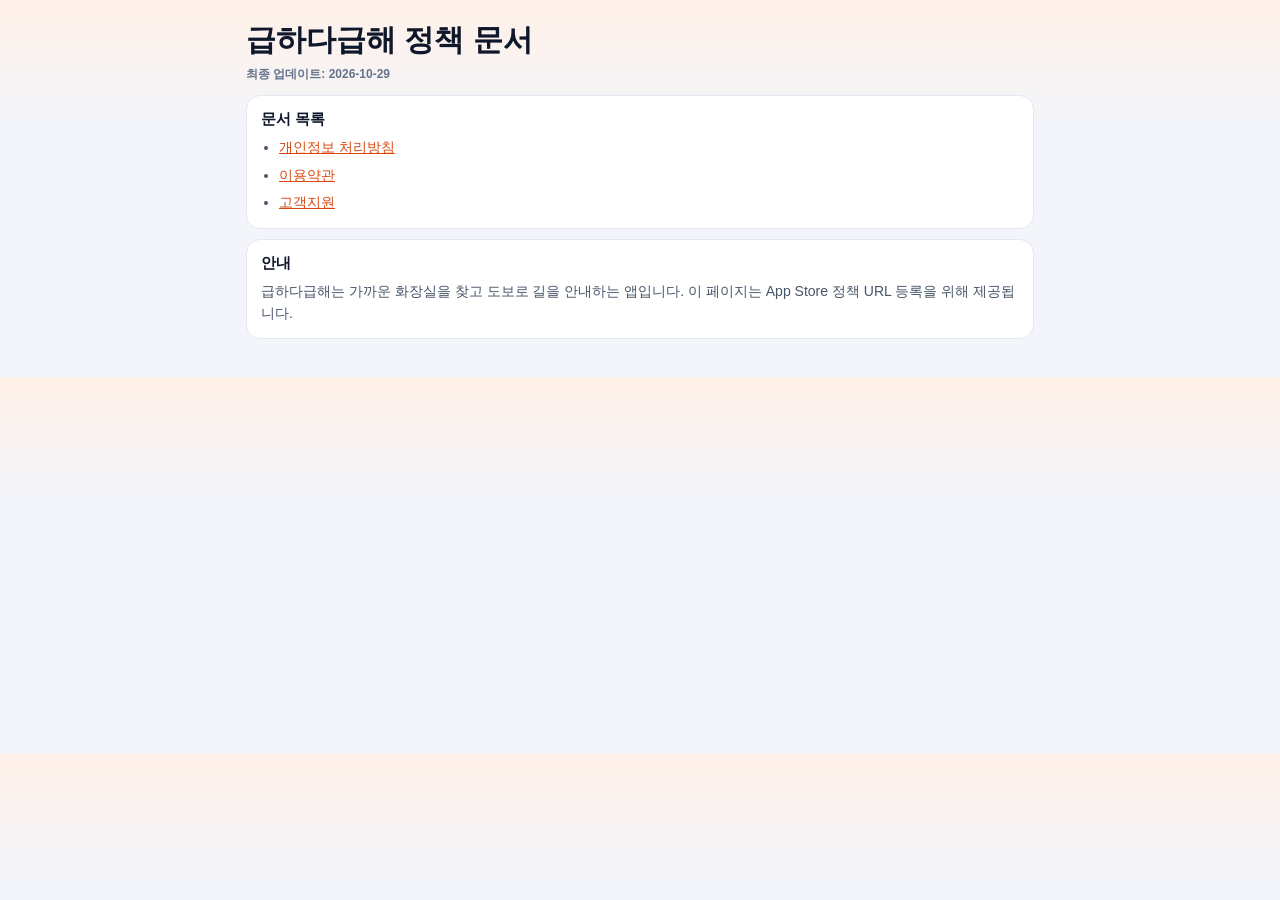
<file: index.html>
<!doctype html>
<html lang="ko">
  <head>
    <meta charset="UTF-8" />
    <meta name="viewport" content="width=device-width, initial-scale=1.0" />
    <title>급하다급해 정책 문서</title>
    <link rel="stylesheet" href="./styles.css" />
  </head>
  <body>
    <main class="container">
      <h1 class="title">급하다급해 정책 문서</h1>
      <p class="meta">최종 업데이트: 2026-10-29</p>

      <section class="card">
        <h2>문서 목록</h2>
        <ul>
          <li><a href="./privacy.html">개인정보 처리방침</a></li>
          <li><a href="./terms.html">이용약관</a></li>
          <li><a href="./support.html">고객지원</a></li>
        </ul>
      </section>
      <section class="card">
        <h2>안내</h2>
        <p>급하다급해는 가까운 화장실을 찾고 도보로 길을 안내하는 앱입니다. 이 페이지는 App Store 정책 URL 등록을 위해 제공됩니다.</p>
      </section>
    </main>
  </body>
</html>
</file>
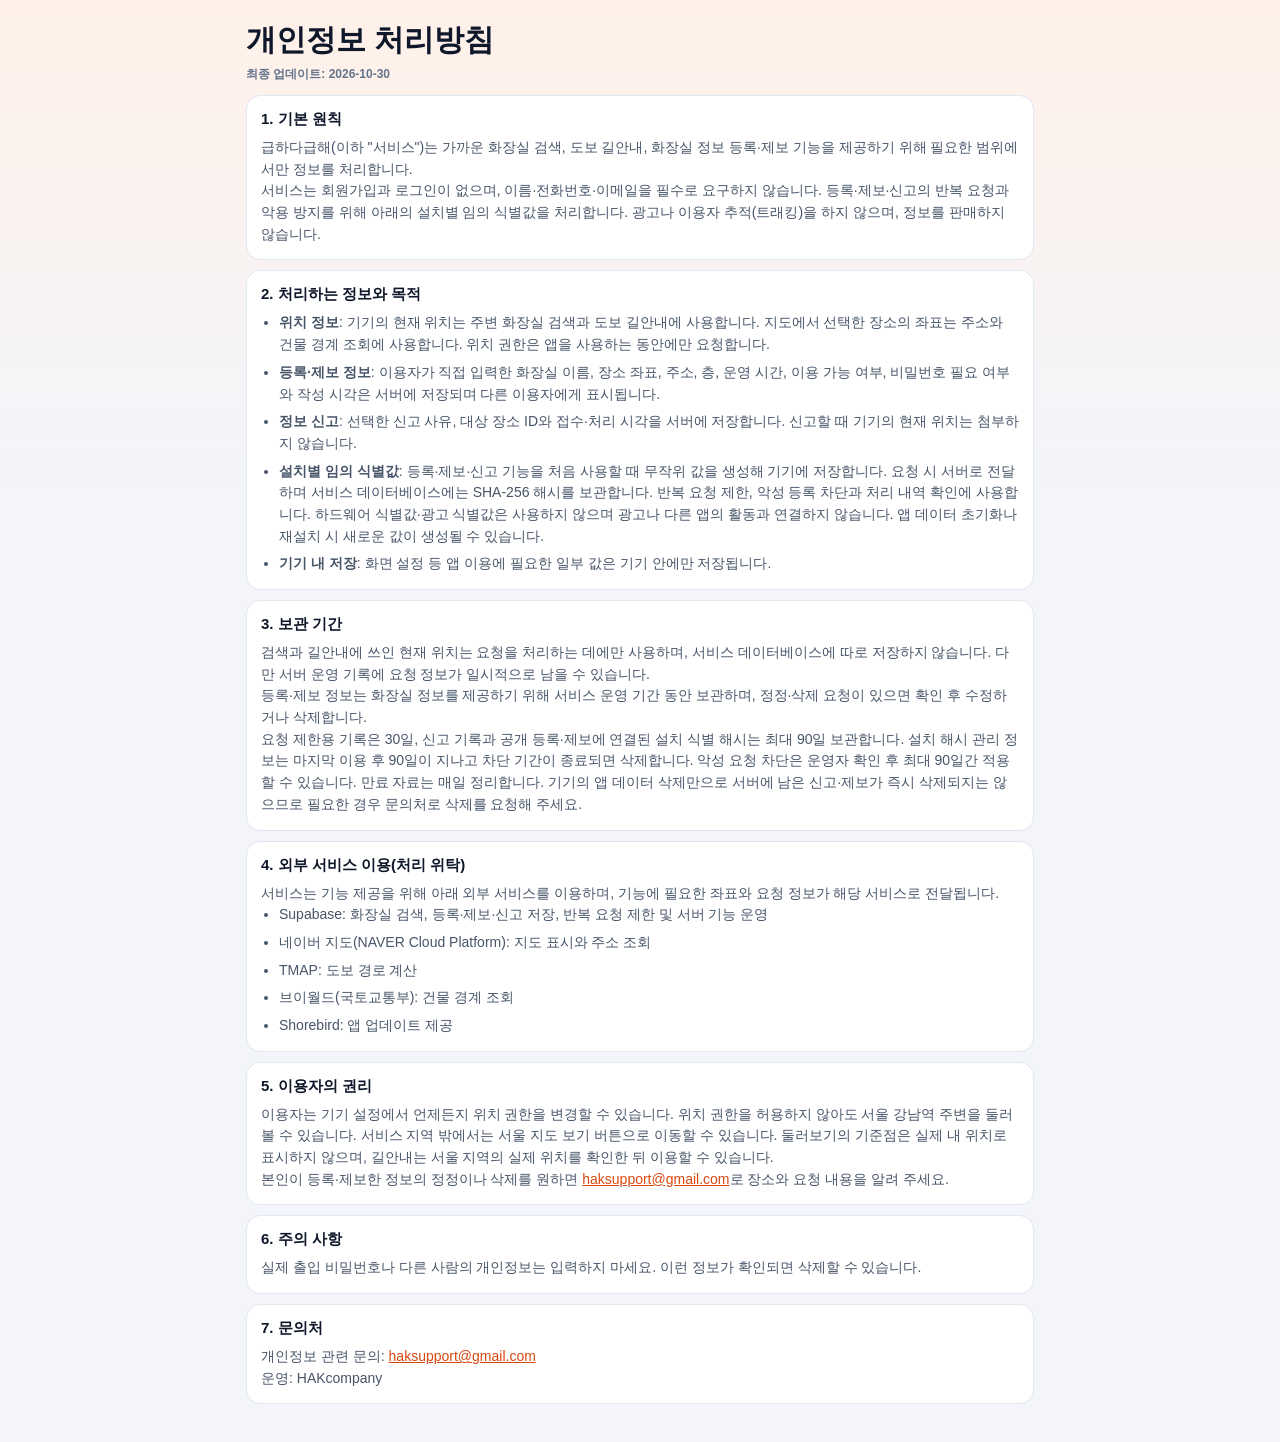
<file: privacy.html>
<!doctype html>
<html lang="ko">
  <head>
    <meta charset="UTF-8" />
    <meta name="viewport" content="width=device-width, initial-scale=1.0" />
    <title>급하다급해 개인정보 처리방침</title>
    <link rel="stylesheet" href="./styles.css" />
  </head>
  <body>
    <main class="container">
      <h1 class="title">개인정보 처리방침</h1>
      <p class="meta">최종 업데이트: 2026-10-30</p>

      <section class="card">
        <h2>1. 기본 원칙</h2>
        <p>급하다급해(이하 "서비스")는 가까운 화장실 검색, 도보 길안내, 화장실 정보 등록·제보 기능을 제공하기 위해 필요한 범위에서만 정보를 처리합니다.</p>
        <p>서비스는 회원가입과 로그인이 없으며, 이름·전화번호·이메일을 필수로 요구하지 않습니다. 등록·제보·신고의 반복 요청과 악용 방지를 위해 아래의 설치별 임의 식별값을 처리합니다. 광고나 이용자 추적(트래킹)을 하지 않으며, 정보를 판매하지 않습니다.</p>
      </section>
      <section class="card">
        <h2>2. 처리하는 정보와 목적</h2>
        <ul>
          <li><b>위치 정보</b>: 기기의 현재 위치는 주변 화장실 검색과 도보 길안내에 사용합니다. 지도에서 선택한 장소의 좌표는 주소와 건물 경계 조회에 사용합니다. 위치 권한은 앱을 사용하는 동안에만 요청합니다.</li>
          <li><b>등록·제보 정보</b>: 이용자가 직접 입력한 화장실 이름, 장소 좌표, 주소, 층, 운영 시간, 이용 가능 여부, 비밀번호 필요 여부와 작성 시각은 서버에 저장되며 다른 이용자에게 표시됩니다.</li>
          <li><b>정보 신고</b>: 선택한 신고 사유, 대상 장소 ID와 접수·처리 시각을 서버에 저장합니다. 신고할 때 기기의 현재 위치는 첨부하지 않습니다.</li>
          <li><b>설치별 임의 식별값</b>: 등록·제보·신고 기능을 처음 사용할 때 무작위 값을 생성해 기기에 저장합니다. 요청 시 서버로 전달하며 서비스 데이터베이스에는 SHA-256 해시를 보관합니다. 반복 요청 제한, 악성 등록 차단과 처리 내역 확인에 사용합니다. 하드웨어 식별값·광고 식별값은 사용하지 않으며 광고나 다른 앱의 활동과 연결하지 않습니다. 앱 데이터 초기화나 재설치 시 새로운 값이 생성될 수 있습니다.</li>
          <li><b>기기 내 저장</b>: 화면 설정 등 앱 이용에 필요한 일부 값은 기기 안에만 저장됩니다.</li>
        </ul>
      </section>
      <section class="card">
        <h2>3. 보관 기간</h2>
        <p>검색과 길안내에 쓰인 현재 위치는 요청을 처리하는 데에만 사용하며, 서비스 데이터베이스에 따로 저장하지 않습니다. 다만 서버 운영 기록에 요청 정보가 일시적으로 남을 수 있습니다.</p>
        <p>등록·제보 정보는 화장실 정보를 제공하기 위해 서비스 운영 기간 동안 보관하며, 정정·삭제 요청이 있으면 확인 후 수정하거나 삭제합니다.</p>
      <p>요청 제한용 기록은 30일, 신고 기록과 공개 등록·제보에 연결된 설치 식별 해시는 최대 90일 보관합니다. 설치 해시 관리 정보는 마지막 이용 후 90일이 지나고 차단 기간이 종료되면 삭제합니다. 악성 요청 차단은 운영자 확인 후 최대 90일간 적용할 수 있습니다. 만료 자료는 매일 정리합니다. 기기의 앱 데이터 삭제만으로 서버에 남은 신고·제보가 즉시 삭제되지는 않으므로 필요한 경우 문의처로 삭제를 요청해 주세요.</p>
      </section>
      <section class="card">
        <h2>4. 외부 서비스 이용(처리 위탁)</h2>
        <p>서비스는 기능 제공을 위해 아래 외부 서비스를 이용하며, 기능에 필요한 좌표와 요청 정보가 해당 서비스로 전달됩니다.</p>
        <ul>
          <li>Supabase: 화장실 검색, 등록·제보·신고 저장, 반복 요청 제한 및 서버 기능 운영</li>
          <li>네이버 지도(NAVER Cloud Platform): 지도 표시와 주소 조회</li>
          <li>TMAP: 도보 경로 계산</li>
          <li>브이월드(국토교통부): 건물 경계 조회</li>
          <li>Shorebird: 앱 업데이트 제공</li>
        </ul>
      </section>
      <section class="card">
        <h2>5. 이용자의 권리</h2>
        <p>이용자는 기기 설정에서 언제든지 위치 권한을 변경할 수 있습니다. 위치 권한을 허용하지 않아도 서울 강남역 주변을 둘러볼 수 있습니다. 서비스 지역 밖에서는 서울 지도 보기 버튼으로 이동할 수 있습니다. 둘러보기의 기준점은 실제 내 위치로 표시하지 않으며, 길안내는 서울 지역의 실제 위치를 확인한 뒤 이용할 수 있습니다.</p>
        <p>본인이 등록·제보한 정보의 정정이나 삭제를 원하면 <a href="mailto:haksupport@gmail.com">haksupport@gmail.com</a>로 장소와 요청 내용을 알려 주세요.</p>
      </section>
      <section class="card">
        <h2>6. 주의 사항</h2>
        <p>실제 출입 비밀번호나 다른 사람의 개인정보는 입력하지 마세요. 이런 정보가 확인되면 삭제할 수 있습니다.</p>
      </section>
      <section class="card">
        <h2>7. 문의처</h2>
        <p>개인정보 관련 문의: <a href="mailto:haksupport@gmail.com">haksupport@gmail.com</a></p>
        <p>운영: HAKcompany</p>
      </section>
    </main>
  </body>
</html>
</file>
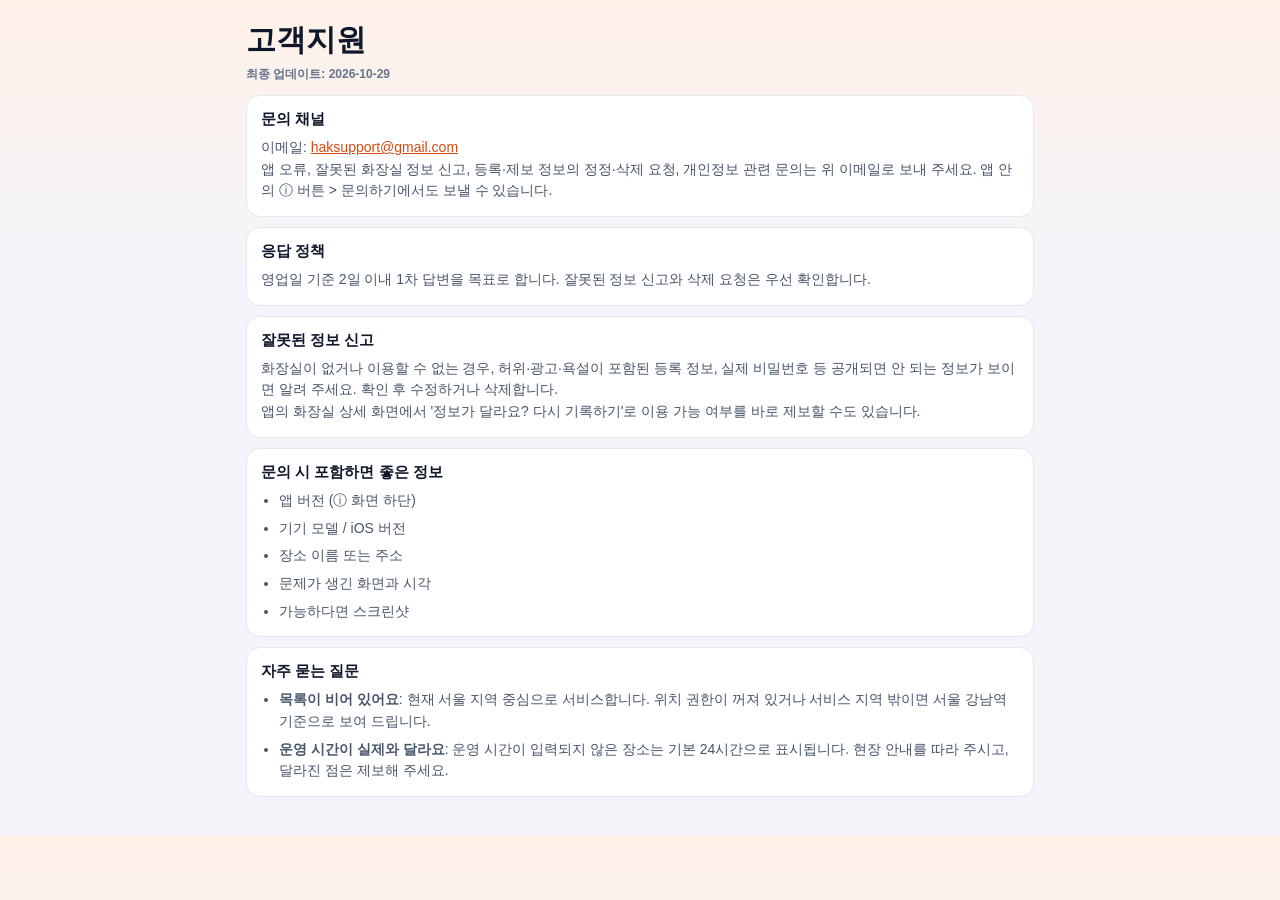
<file: support.html>
<!doctype html>
<html lang="ko">
  <head>
    <meta charset="UTF-8" />
    <meta name="viewport" content="width=device-width, initial-scale=1.0" />
    <title>급하다급해 고객지원</title>
    <link rel="stylesheet" href="./styles.css" />
  </head>
  <body>
    <main class="container">
      <h1 class="title">고객지원</h1>
      <p class="meta">최종 업데이트: 2026-10-29</p>

      <section class="card">
        <h2>문의 채널</h2>
        <p>이메일: <a href="mailto:haksupport@gmail.com">haksupport@gmail.com</a></p>
        <p>앱 오류, 잘못된 화장실 정보 신고, 등록·제보 정보의 정정·삭제 요청, 개인정보 관련 문의는 위 이메일로 보내 주세요. 앱 안의 ⓘ 버튼 &gt; 문의하기에서도 보낼 수 있습니다.</p>
      </section>
      <section class="card">
        <h2>응답 정책</h2>
        <p>영업일 기준 2일 이내 1차 답변을 목표로 합니다. 잘못된 정보 신고와 삭제 요청은 우선 확인합니다.</p>
      </section>
      <section class="card">
        <h2>잘못된 정보 신고</h2>
        <p>화장실이 없거나 이용할 수 없는 경우, 허위·광고·욕설이 포함된 등록 정보, 실제 비밀번호 등 공개되면 안 되는 정보가 보이면 알려 주세요. 확인 후 수정하거나 삭제합니다.</p>
        <p>앱의 화장실 상세 화면에서 '정보가 달라요? 다시 기록하기'로 이용 가능 여부를 바로 제보할 수도 있습니다.</p>
      </section>
      <section class="card">
        <h2>문의 시 포함하면 좋은 정보</h2>
        <ul>
          <li>앱 버전 (ⓘ 화면 하단)</li>
          <li>기기 모델 / iOS 버전</li>
          <li>장소 이름 또는 주소</li>
          <li>문제가 생긴 화면과 시각</li>
          <li>가능하다면 스크린샷</li>
        </ul>
      </section>
      <section class="card">
        <h2>자주 묻는 질문</h2>
        <ul>
          <li><b>목록이 비어 있어요</b>: 현재 서울 지역 중심으로 서비스합니다. 위치 권한이 꺼져 있거나 서비스 지역 밖이면 서울 강남역 기준으로 보여 드립니다.</li>
          <li><b>운영 시간이 실제와 달라요</b>: 운영 시간이 입력되지 않은 장소는 기본 24시간으로 표시됩니다. 현장 안내를 따라 주시고, 달라진 점은 제보해 주세요.</li>
        </ul>
      </section>
    </main>
  </body>
</html>
</file>
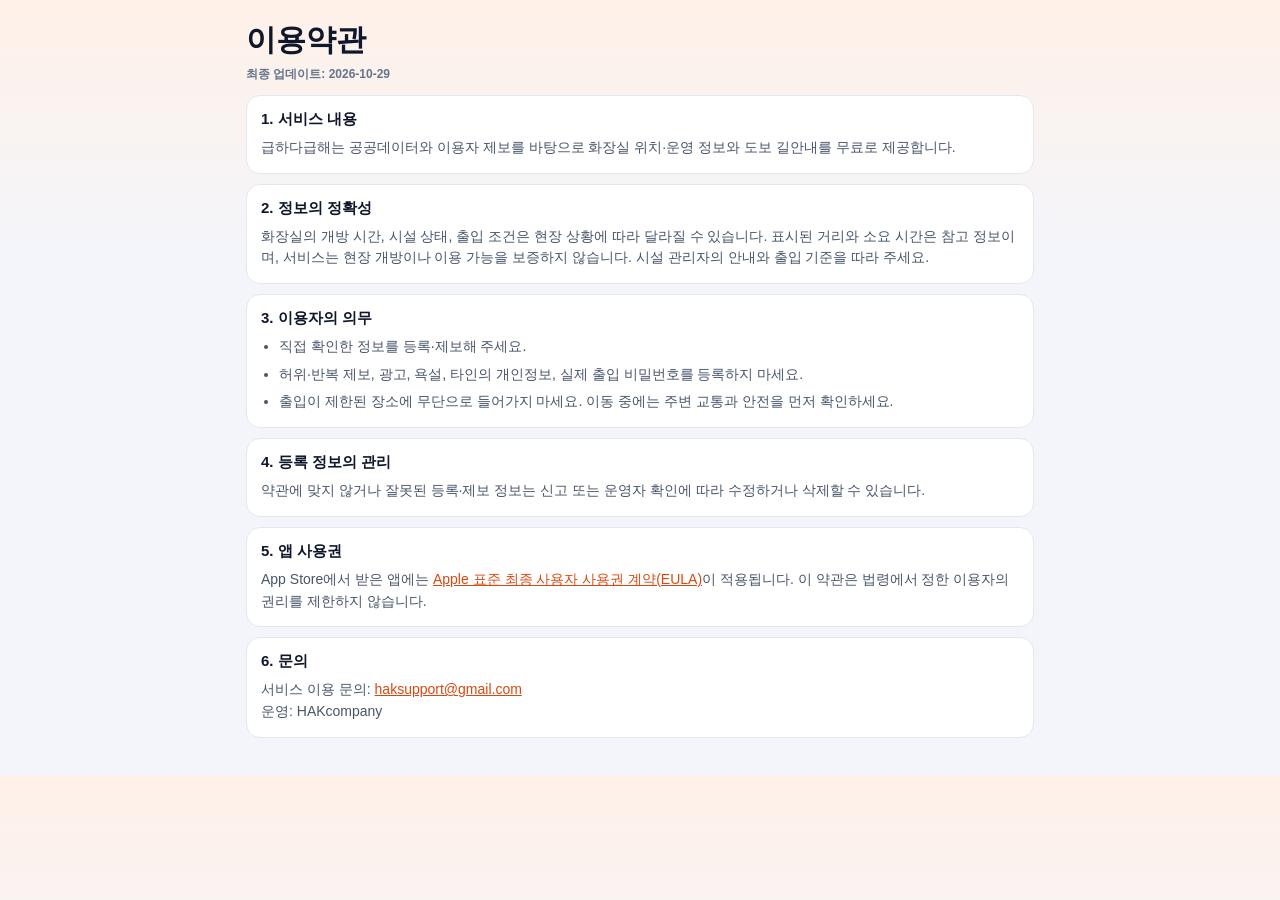
<file: terms.html>
<!doctype html>
<html lang="ko">
  <head>
    <meta charset="UTF-8" />
    <meta name="viewport" content="width=device-width, initial-scale=1.0" />
    <title>급하다급해 이용약관</title>
    <link rel="stylesheet" href="./styles.css" />
  </head>
  <body>
    <main class="container">
      <h1 class="title">이용약관</h1>
      <p class="meta">최종 업데이트: 2026-10-29</p>

      <section class="card">
        <h2>1. 서비스 내용</h2>
        <p>급하다급해는 공공데이터와 이용자 제보를 바탕으로 화장실 위치·운영 정보와 도보 길안내를 무료로 제공합니다.</p>
      </section>
      <section class="card">
        <h2>2. 정보의 정확성</h2>
        <p>화장실의 개방 시간, 시설 상태, 출입 조건은 현장 상황에 따라 달라질 수 있습니다. 표시된 거리와 소요 시간은 참고 정보이며, 서비스는 현장 개방이나 이용 가능을 보증하지 않습니다. 시설 관리자의 안내와 출입 기준을 따라 주세요.</p>
      </section>
      <section class="card">
        <h2>3. 이용자의 의무</h2>
        <ul>
          <li>직접 확인한 정보를 등록·제보해 주세요.</li>
          <li>허위·반복 제보, 광고, 욕설, 타인의 개인정보, 실제 출입 비밀번호를 등록하지 마세요.</li>
          <li>출입이 제한된 장소에 무단으로 들어가지 마세요. 이동 중에는 주변 교통과 안전을 먼저 확인하세요.</li>
        </ul>
      </section>
      <section class="card">
        <h2>4. 등록 정보의 관리</h2>
        <p>약관에 맞지 않거나 잘못된 등록·제보 정보는 신고 또는 운영자 확인에 따라 수정하거나 삭제할 수 있습니다.</p>
      </section>
      <section class="card">
        <h2>5. 앱 사용권</h2>
        <p>App Store에서 받은 앱에는 <a href="https://www.apple.com/legal/internet-services/itunes/dev/stdeula/">Apple 표준 최종 사용자 사용권 계약(EULA)</a>이 적용됩니다. 이 약관은 법령에서 정한 이용자의 권리를 제한하지 않습니다.</p>
      </section>
      <section class="card">
        <h2>6. 문의</h2>
        <p>서비스 이용 문의: <a href="mailto:haksupport@gmail.com">haksupport@gmail.com</a></p>
        <p>운영: HAKcompany</p>
      </section>
    </main>
  </body>
</html>
</file>
<file: styles.css>
:root {
  --bg: #f3f5fb;
  --card: #ffffff;
  --text: #0f172a;
  --subtext: #475569;
  --line: #e2e8f0;
  --accent: #d9480f;
}

* {
  box-sizing: border-box;
}

body {
  margin: 0;
  font-family: -apple-system, BlinkMacSystemFont, 'Segoe UI', Roboto, sans-serif;
  background: linear-gradient(180deg, #fff1e8 0%, var(--bg) 34%, var(--bg) 100%);
  color: var(--text);
}

.container {
  width: 100%;
  max-width: 820px;
  margin: 0 auto;
  padding: 20px 16px 28px;
}

.title {
  margin: 2px 0 8px;
  font-size: 30px;
  line-height: 1.2;
}

.meta {
  margin: 0 0 12px;
  color: #64748b;
  font-size: 12px;
  font-weight: 600;
}

.card {
  background: var(--card);
  border: 1px solid var(--line);
  border-radius: 14px;
  padding: 14px;
  margin-bottom: 10px;
}

.card h2 {
  margin: 0 0 8px;
  font-size: 15px;
}

.card p,
.card li {
  margin: 0;
  color: var(--subtext);
  font-size: 14px;
  line-height: 1.55;
}

.card ul {
  margin: 0;
  padding-left: 18px;
  display: grid;
  gap: 6px;
}

.pill {
  display: inline-block;
  margin-top: 8px;
  background: #fff1e8;
  border: 1px solid #ffc9a8;
  color: #9a3412;
  border-radius: 999px;
  padding: 6px 10px;
  font-size: 12px;
  font-weight: 700;
}

a {
  color: var(--accent);
}
</file>
